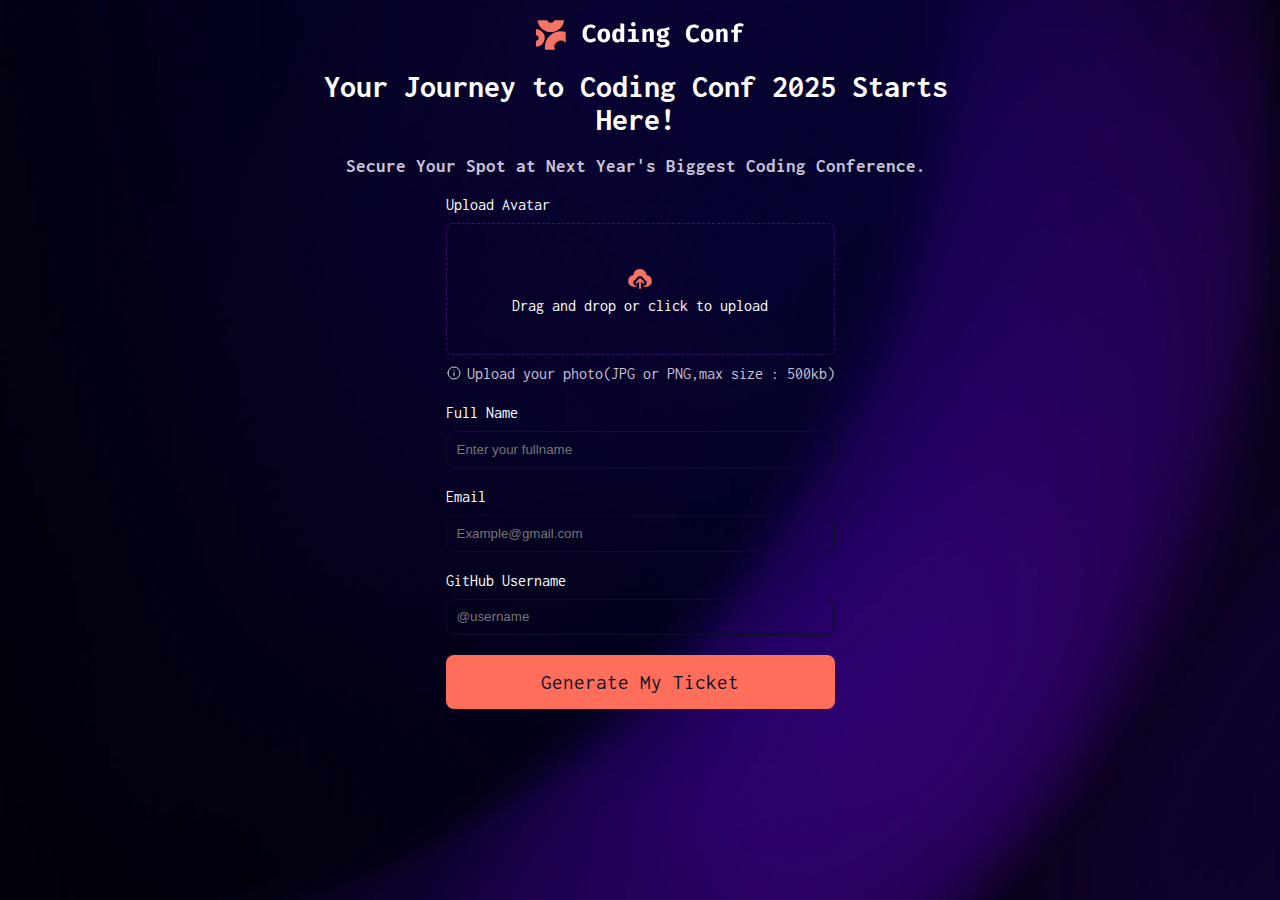
<file: Form/index.html>
<!DOCTYPE html>
<html lang="en">
  <head>
    <meta charset="UTF-8" />
    <meta name="viewport" content="width=device-width, initial-scale=1.0" />
    <title>Form</title>
    <link rel="stylesheet" href="styles.css" />
  </head>
  <body>
    <main class="main__container">
      <header>
        <div class="main-logo">
          <img
            src="../assets/images/logo-full.svg"
            alt="logo"
            class="logo-full"
          />
        </div>
        <div class="titles">
          <div class="main-title">
            <h1>Your Journey to Coding Conf 2025 Starts Here!</h1>
          </div>
          <div class="main-subtitle">
            <h3>Secure Your Spot at Next Year's Biggest Coding Conference.</h3>
          </div>
        </div>
      </header>
      <section class="form-container">
        <form action="">
          <div class="form-group">
            <div class="upload-avatar">
              <label for="avatar">Upload Avatar</label>
              <input type="file" id="avatar" name="avatar" accept="image/jpeg,image/jpg,image/png" hidden />
              <div class="drag-and-drop-zone">
                <div class="upload-icon">
                  <img src="../assets/images/icon-upload.svg" alt="" />
                </div>
                <div class="upload-text">Drag and drop or click to upload</div>
              </div>
              <div class="upload-limit">
                <i class="icon-info"
                  ><img src="../assets/images/icon-info.svg" alt="" /></i
                >Upload your photo(JPG or PNG,max size : 500kb)
              </div>
            </div>
            <div class="form-group-item">
              <label for="name">Full Name</label>
              <input
                type="text"
                id="name"
                name="name"
                placeholder="Enter your fullname"
              />
            </div>
            <div class="form-group-item">
              <label for="email">Email</label>
              <input
                type="email"
                id="email"
                name="email"
                placeholder="Example@gmail.com"
              />
            </div>
            <div class="form-group-item">
              <label for="github">GitHub Username</label>
              <input
                type="text"
                id="github"
                name="github"
                placeholder="@username"
              />
            </div>
            <div class="generate-button">
              <button type="button" id="generate-button">
                Generate My Ticket
              </button>
            </div>
          </div>
        </form>
      </section>
    </main>
    <script src="./app.js"></script>
  </body>
</html>
</file>
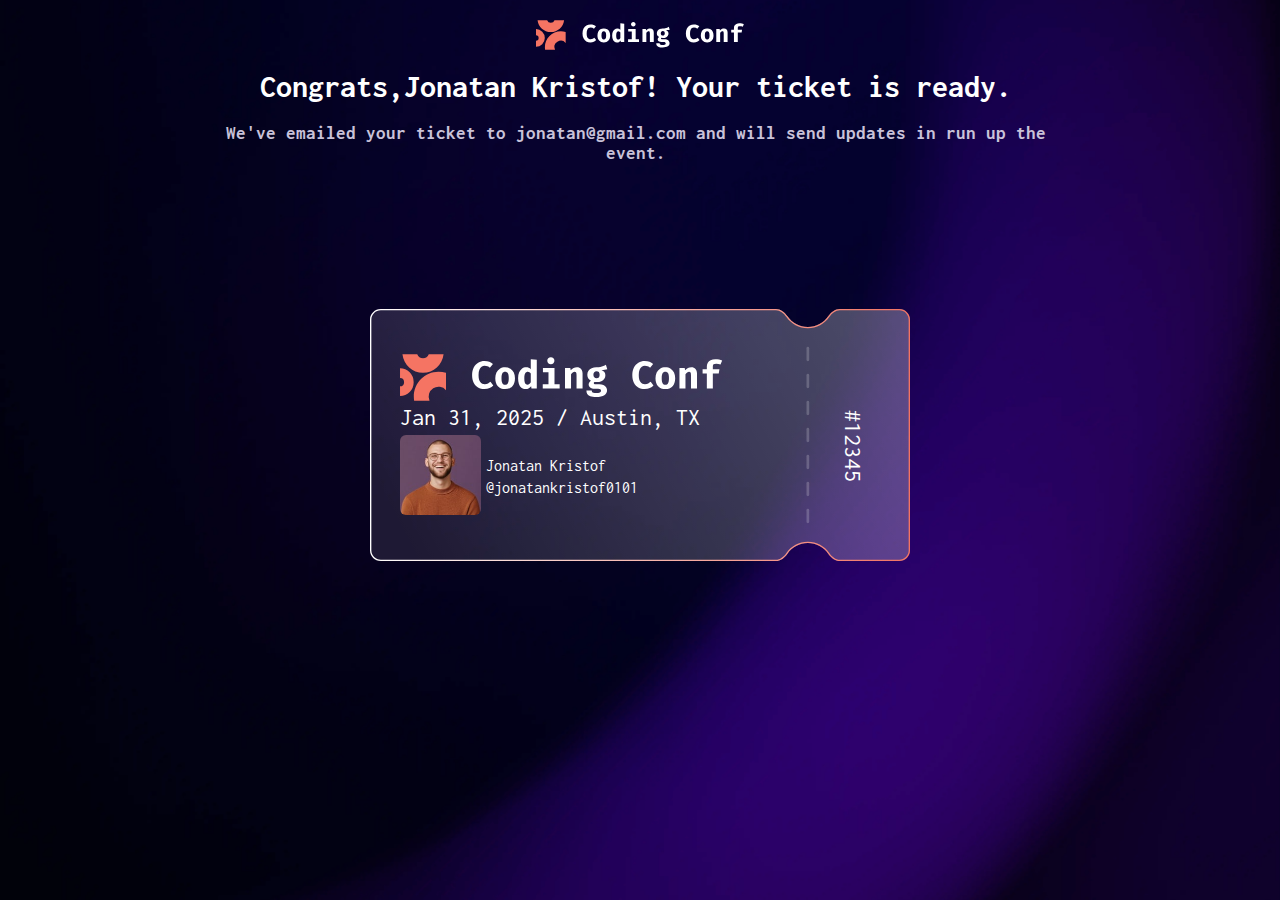
<file: Ticket/index.html>
<!DOCTYPE html>
<html lang="en">
  <head>
    <meta charset="UTF-8" />
    <meta name="viewport" content="width=device-width, initial-scale=1.0" />
    <title>Ticket</title>
    <link rel="stylesheet" href="./styles.css" />
  </head>
  <body>
    <main class="main__container">
      <header>
        <div class="main-logo">
          <img
            src="../assets/images/logo-full.svg"
            alt="logo"
            class="logo-full"
          />
        </div>
        <div class="titles">
          <div class="main-title">
            <h1>
              Congrats,<span id="fullname">Jonatan Kristof</span>! Your ticket is ready.
            </h1>
          </div>
          <div class="main-subtitle">
            <h3>
              We've emailed your ticket to <span id="email">jonatan@gmail.com</span> and
              will send updates in run up the event.
            </h3>
          </div>
        </div>
      </header>
      <section class="ticket">
        <div class="ticket-wrapper">
          <div class="ticket-container">
            <img src="../assets/images/pattern-ticket.svg" />
            <div class="ticket-content-wrapper">
              <div class="upper-content">
                <div class="ticket-logo">
                  <img src="../assets/images/logo-full.svg" alt="" srcset="" />
                </div>
                <div class="event-date">Jan 31, 2025 / Austin, TX</div>
              </div>
              <div class="below-content">
                <div class="ticket-profile">
                  <img id="ticket-avatar"
                    src="../assets/images/image-avatar.jpg"
                    alt=""
                    srcset=""
                  />
                </div>
                <div class="ticket-user-details">
                  <div class="ticket-user-fullname">Jonatan Kristof</div>
                  <div class="ticket-github-username">@jonatankristof0101</div>
                </div>
              </div>
              <div class="ticket-id">#12345</div>
            </div>
          </div>
        </div>
      </section>
    </main>
    <script src="./app.js"></script>
  </body>
</html>
</file>
<file: Form/styles.css>
@font-face {
  font-family: "Inconsolata";
  src: url("../assets/fonts/Inconsolata-VariableFont_wdth,wght.ttf")
    format("truetype");
  font-weight: 100 900; /* or 400 900 if that’s the supported range */
  font-style: normal;
  font-display: swap;
}
:root {
  --bg-deep: #0c1026;
  --bg-violet: #2a0a4a;
  --bg-purple: #3c0f6b;
  --glow-magenta: #7a1bb2;
  --accent-coral: #ff6e5b;
  --accent-peach: #ffa08f;
  --card-bg: #2b2146;
  --card-border: #4a3b67;
  --text-muted: #c9c2d9;
  --text: #ffffff;
}
* {
  margin: 0;
  padding: 0;
  box-sizing: border-box;
}
body {
  font-family: "Inconsolata", monospace;
  background-image: url("../assets/images/background-desktop.png");
  background-size: cover;
  background-position: center;
  background-repeat: no-repeat;
  background-color: var(--bg-deep);
  color: var(--text);
}
h1 {
  font-weight: 700;
}
p {
  font-weight: 400;
}
.main__container {
  display: flex;
  flex-direction: column;
  align-items: center;
  height: 100vh;
  
}
.main-logo {
  margin-top: 20px;
  display: flex;
  justify-content: center;
}
.titles {
  width: 99%;
  display: flex;
  flex-direction: column;
  row-gap: 20px;
  margin-top: 20px;
  text-align: center;
}
.main-subtitle {
  color: var(--text-muted);
}
.form-group {
  display: flex;
  flex-direction: column;
  gap: 20px;
  margin-top: 20px;
  align-items: center;
}
.upload-avatar {
  width: 100%;
  display: flex;
  flex-direction: column;
  gap: 10px;
}
.drag-and-drop-zone {
  border: 1px dashed var(--bg-purple);
  display: flex;
  flex-direction: column;
  align-items: center;
  padding: 40px;
  justify-content: center;
  border-radius: 6px;
  cursor: pointer;
  transition: border-color 0.3s ease, background-color 0.3s ease;
}

.drag-and-drop-zone:hover {
  border-color: var(--glow-magenta);
}

.drag-and-drop-zone.drag-over {
  border-color: var(--accent-coral);
  background-color: rgba(122, 27, 178, 0.1);
}
.upload-limit {
  color: var(--text-muted);
  display: flex;
  gap: 5px;
}
.form-group-item {
  width: 100%;
  display: flex;
  flex-direction: column;
  gap: 10px;
}

.form-group input {
  height: 2.3rem;
  border-radius: 8px;
  padding: 0 10px;
  outline: none;
  border: 1px solid var(--bg-deep);
  background-color: transparent;
  color: var(--text);
}
.generate-button {
  width: 100%;
}
.generate-button button {
  width: 100%;
  padding: 16px;
  font-size: 1.3rem;
  border: none;
  outline: none;
  border-radius: 8px;
  background: var(--accent-coral);
  color: var(--bg-deep);
  font-family: "Inconsolata";
}
@media (max-width: 576px) {
  .form-group {
    margin-right: 10px;
    margin-left: 10px;
  }
}
</file>
<file: Ticket/styles.css>
@font-face {
  font-family: "Inconsolata";
  src: url("../assets/fonts/Inconsolata-VariableFont_wdth,wght.ttf")
    format("truetype");
  font-weight: 100 900;
  font-style: normal;
  font-display: swap;
}
:root {
  --bg-deep: #0c1026;
  --bg-violet: #2a0a4a;
  --bg-purple: #3c0f6b;
  --glow-magenta: #7a1bb2;
  --accent-coral: #ff6e5b;
  --accent-peach: #ffa08f;
  --card-bg: #2b2146;
  --card-border: #4a3b67;
  --text-muted: #c9c2d9;
  --text: #ffffff;
}
* {
  margin: 0;
  padding: 0;
  box-sizing: border-box;
}
body {
  font-family: "Inconsolata", monospace;
  background-image: url("../assets/images/background-desktop.png");
  background-size: cover;
  background-position: center;
  background-repeat: no-repeat;
  background-color: var(--bg-deep);
  color: var(--text);
}
h1 {
  font-weight: 700;
}
p {
  font-weight: 400;
}
header {
  margin: 0 20px;
}
.main__container {
  display: flex;
  flex-direction: column;
  align-items: center;
  height: 100vh;
  justify-content: space-between;
}
.main-logo {
  margin-top: 20px;
  display: flex;
  justify-content: center;
}
.titles {
  width: 99%;
  display: flex;
  flex-direction: column;
  row-gap: 20px;
  margin-top: 20px;
  text-align: center;
}
.main-subtitle {
  color: var(--text-muted);
}
.ticket {
  display: flex;
  justify-content: center;
  margin: auto;
}
.ticket-wrapper {
  width: 90%;
  display: flex;
  justify-content: center;
  align-items: center;
}
.ticket-container img {
  width: 100%;
}
.ticket-content-wrapper {
  display: flex;
  flex-direction: column;
  position: relative;
  top: -210px;
  left: 30px;
}
.upper-content {
  display: flex;
  flex-direction: column;
}
.ticket-logo {
  width: 60%;
}
.ticket-logo img {
  width: 100%;
}
.event-date {
  font-size: 1.5rem;
}
.below-content {
  display: flex;
  align-items: center;
  margin-top: 5px;
}
.ticket-profile {
  width: 15%;
  margin-right: 5px;
}
.ticket-profile img {
  width: 100%;
  border-radius: 6px;
  object-fit: cover;
  height: 80px;
}
.ticket-user-details {
  display: flex;
  flex-direction: column;
  gap: 5px;
}
.ticket-id {
  transform: rotate(90deg);
  position: relative;
  top: -85px;
  left: 417px;
  max-width: fit-content;
  font-size: 1.5rem;
}

@media (max-width: 650px) {
  .ticket {
    width: 300px;
  }
  .ticket-content-wrapper {
    width: 70%;
    position: relative;
    top: -123px;
    left: 5px;
  }
  .ticket-id {
    top: -70px;
    left: 203px;
  }
  .ticket-profile img {
    height: 25px;
  }
}
</file>
